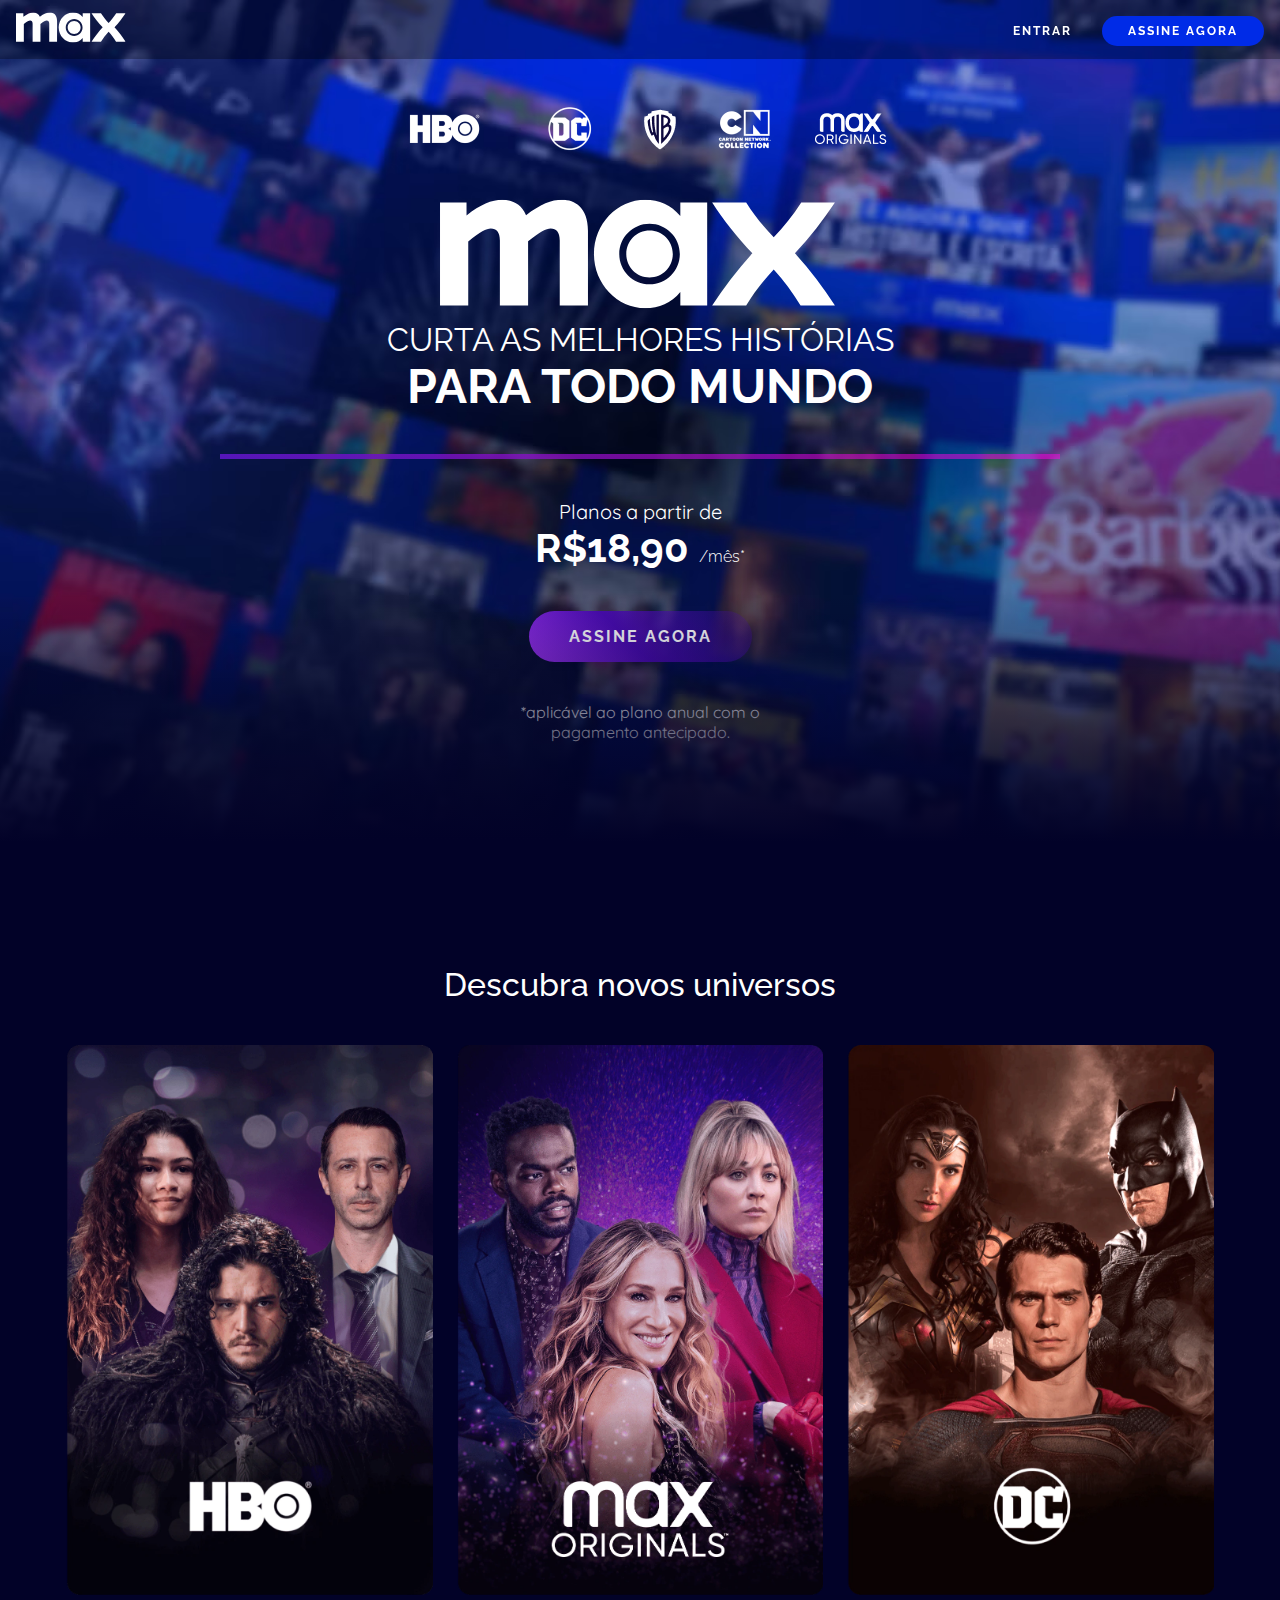
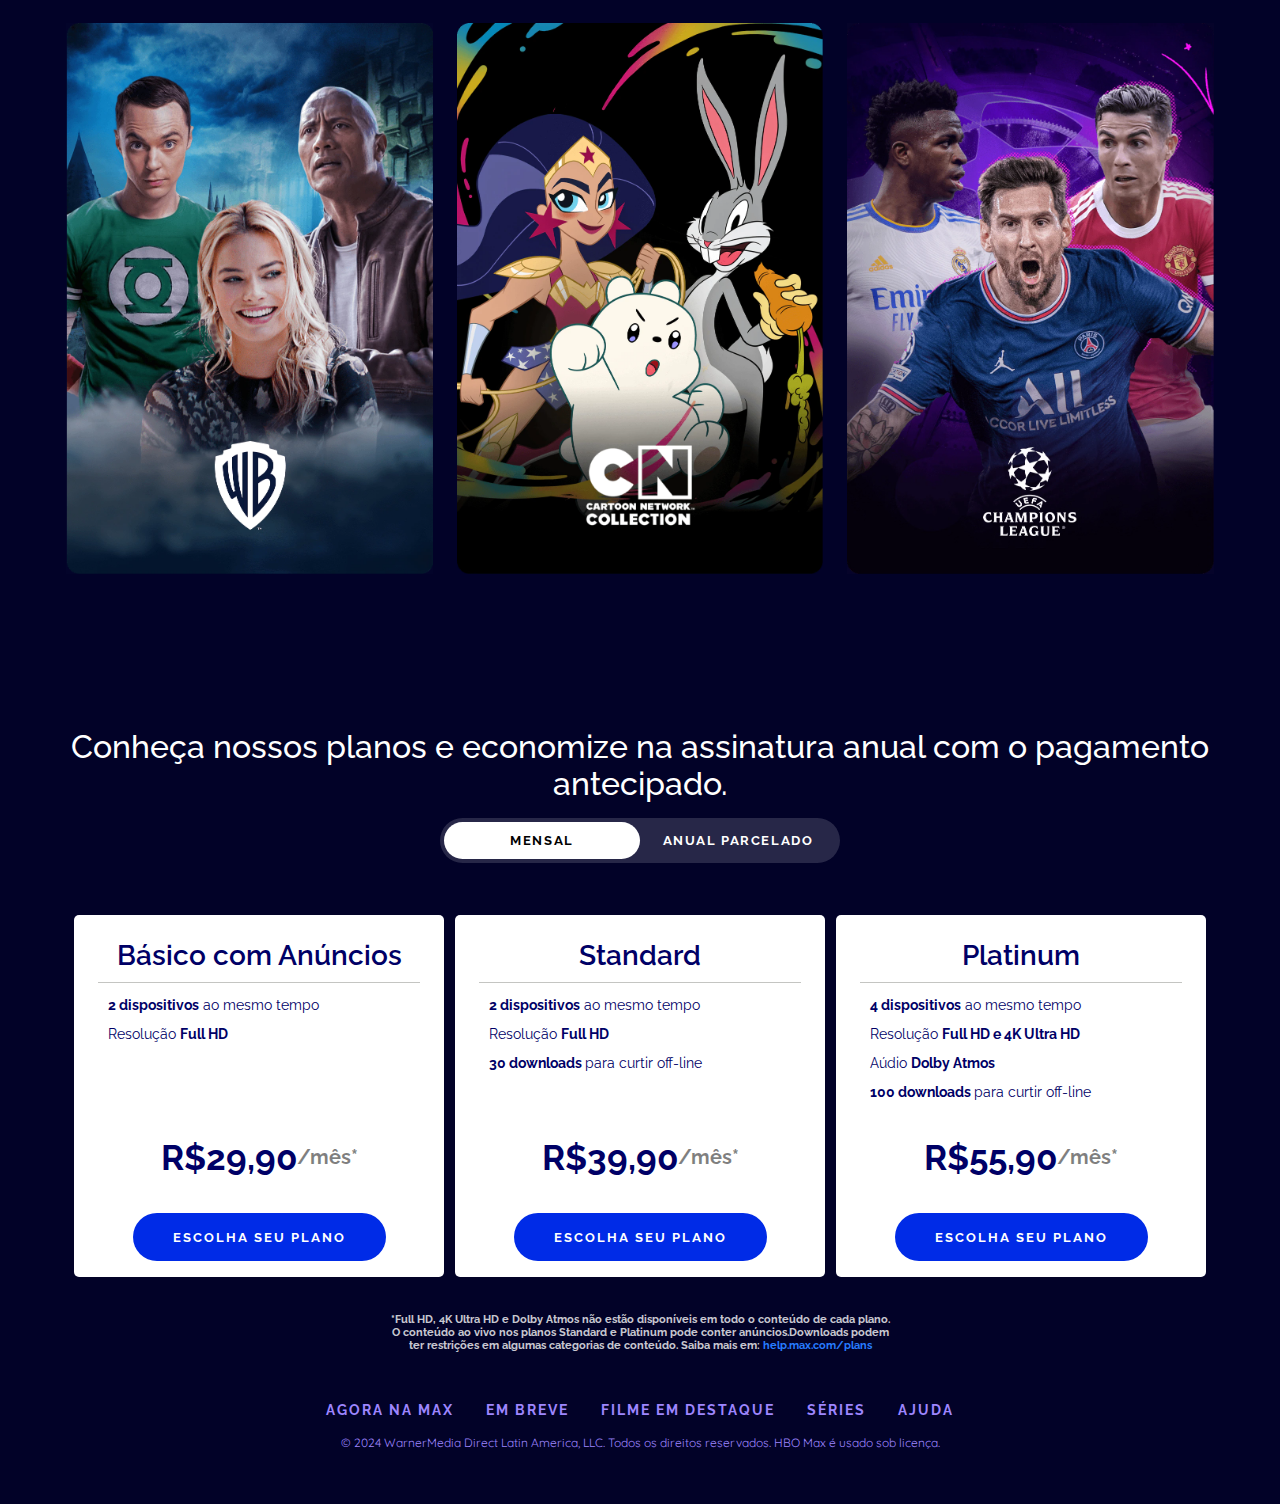
<file: index.html>
<!DOCTYPE html>
<html lang="en">

<head>
    <meta charset="UTF-8">
    <meta name="viewport" content="width=device-width, initial-scale=1.0">
    <title>MAX | Jackson Silva Dev | DIO.me</title>
    <link rel="stylesheet" href="assets/css/style.css">
    <link rel="stylesheet" href="https://unicons.iconscout.com/release/v4.0.8/css/line.css">
</head>

<body>

    <nav class="menu">
        <a href="index.html" class="menu__logo">
            <img class="menu__logo-img" src="assets/img/max-h-w-l.svg" alt="">
        </a>

        <div>
            <a href="signin.html" class="menu__item menu__item--button enter--btn">Entrar</a>
            <a href="#subscription" class="menu__item menu__item--button button">Assine Agora</a>
        </div>
    </nav>

    <header class="header">
        <div class="header__content">
            <div class="header__channels">
                <img class="header__channel" src="assets/img/hbo.png" alt="HBO">
                <img class="header__channel" src="assets/img/dc.png" alt="DC">
                <img class="header__channel" src="assets/img/wb.png" alt="WARNER BROS">
                <img class="header__channel" src="assets/img/cartoon-network_neutral.png" alt="CARTOON NETWORK">
                <img class="header__channel" src="assets/img/max_originals.png" alt="MAX ORIGINALS">
            </div>

            <h1 class="header__title">
                <img src="assets/img/max-h-w-l.svg" alt=""><br>
                <span class="header__title--light">Curta as melhores histórias</span>
                Para todo mundo
            </h1>

            <div class="divider"></div>

            <div class="offer">
                <p>Planos a partir de</p>
                <p class="offer__price">
                    R$18,90
                    <span class="offer__price--small">/mês*</span>
                </p>
            </div>

            <a href="#subscription" class="button button--gradient header__button"> Assine agora</a>

            <p class="text--small">
                *aplicável ao plano anual com o pagamento antecipado.
            </p>
        </div>
    </header>

    <main>
        <section id="contents" class="contents container">
            <h2 class="title">Descubra novos universos</h2>
            <div class="contents__container">
                <div class="contents__card">
                    <img class="contents__img" src="assets/img/hbo-default_0.webp" alt="">
                </div>
                <div class="contents__card">
                    <img class="contents__img" src="assets/img/MAX-Default.webp" alt="">
                </div>
                <div class="contents__card">
                    <img class="contents__img" src="assets/img/DC_Default.webp" alt="">
                </div>
                <div class="contents__card">
                    <img class="contents__img" src="assets/img/WB-Default.webp" alt="">
                </div>
                <div class="contents__card">
                    <img class="contents__img" src="assets/img/CN-Default.webp" alt="">
                </div>
                <div class="contents__card">
                    <img class="contents__img" src="assets/img/UCL-Default.webp" alt="">
                </div>
            </div>
        </section>

        <section id="subscription" class="subscription">
            <div class="container">
                <h2 class="title">Conheça nossos planos e economize na assinatura anual com o pagamento antecipado.</h2>
                <div class="subscription__plans">
                    <div class="tab-container">
                        <div class="tab-buttons">
                            <button class="tab-button active button" onclick="openTab(event, 'tab1')">MENSAL</button>
                            <button class="tab-button button" onclick="openTab(event, 'tab2')">ANUAL PARCELADO</button>
                        </div>
                        <div id="tab1" class="tab-content active">
                            <div class="cards">

                                <div class="card">
                                    <div class="card__text">
                                        <h3>Básico com Anúncios</h3>
                                        <div class="hr"></div>
                                        <ul>
                                            <li><i class="uil uil-check"></i><b>2 dispositivos</b> ao mesmo tempo</li>
                                            <li><i class="uil uil-desktop"></i>Resolução <b>Full HD</b></li>
                                        </ul>
                                    </div>
                                    <h1 class="card__price">R$29,90
                                        <span class="card__price--small">/mês*</span>
                                    </h1>
                                    <button class="button price__item--button">Escolha seu plano</button>
                                </div>

                                <div class="card">
                                    <div class="card__text">
                                        <h3>Standard</h3>
                                        <div class="hr"></div>
                                        <ul>
                                            <li><i class="uil uil-check"></i><b>2 dispositivos</b> ao mesmo tempo</li>
                                            <li><i class="uil uil-desktop"></i>Resolução <b>Full HD</b></li>
                                            <li><i class="uil uil-import"></i><b>30 downloads </b>para curtir off-line
                                            </li>
                                        </ul>
                                    </div>
                                    <h1 class="card__price">R$39,90
                                        <span class="card__price--small">/mês*</span>
                                    </h1>
                                    <button class="button price__item--button">Escolha seu plano</button>
                                </div>

                                <div class="card">
                                    <div class="card__text">
                                        <h3>Platinum</h3>
                                        <div class="hr"></div>
                                        <ul>
                                            <li><i class="uil uil-check"></i><b>4 dispositivos</b> ao mesmo tempo</li>
                                            <li><i class="uil uil-desktop"></i>Resolução <b>Full HD e 4K Ultra HD</b>
                                            </li>
                                            <li><i class="uil uil-headphones-alt"></i>Aúdio <b>Dolby Atmos</b></li>
                                            <li><i class="uil uil-import"></i><b>100 downloads </b>para curtir off-line
                                            </li>
                                        </ul>
                                    </div>
                                    <h1 class="card__price">R$55,90
                                        <span class="card__price--small">/mês*</span>
                                    </h1>
                                    <button class="button price__item--button">Escolha seu plano</button>
                                </div>

                            </div>
                        </div>
                        <div id="tab2" class="tab-content">
                            <div class="cards">

                                <div class="card">
                                    <div class="card__text">
                                        <h3>Básico com Anúncios</h3>
                                        <div class="hr"></div>
                                        <ul>
                                            <li><i class="uil uil-check"></i><b>2 dispositivos</b> ao mesmo tempo</li>
                                            <li><i class="uil uil-desktop"></i>Resolução <b>Full HD</b></li>
                                        </ul>
                                    </div>
                                    <h1 class="card__price">12x R$18,90
                                        <span class="card__price--small">/mês*</span>
                                        <span class="card__price--small--descont">Preço total anual R$226,80</span>
                                    </h1>
                                    <button class="button price__item--button">Escolha seu plano</button>
                                </div>

                                <div class="card">
                                    <div class="card__text">
                                        <h3>Standard</h3>
                                        <div class="hr"></div>
                                        <ul>
                                            <li><i class="uil uil-check"></i><b>2 dispositivos</b> ao mesmo tempo</li>
                                            <li><i class="uil uil-desktop"></i>Resolução <b>Full HD</b></li>
                                            <li><i class="uil uil-import"></i><b>30 downloads </b>para curtir off-line
                                            </li>
                                        </ul>
                                    </div>
                                    <h1 class="card__price">12x R$29,90
                                        <span class="card__price--small">/mês*</span>
                                        <span class="card__price--small--descont">Preço total anual R$358,80</span>
                                    </h1>
                                    <button class="button price__item--button">Escolha seu plano</button>
                                </div>

                                <div class="card">
                                    <div class="card__text">
                                        <h3>Platinum</h3>
                                        <div class="hr"></div>
                                        <ul>
                                            <li><i class="uil uil-check"></i><b>4 dispositivos</b> ao mesmo tempo</li>
                                            <li><i class="uil uil-desktop"></i>Resolução <b>Full HD e 4K Ultra HD</b>
                                            </li>
                                            <li><i class="uil uil-headphones-alt"></i>Aúdio <b>Dolby Atmos</b></li>
                                            <li><i class="uil uil-import"></i><b>100 downloads </b>para curtir off-line
                                            </li>
                                        </ul>
                                    </div>
                                    <h1 class="card__price">12x R$39,90
                                        <span class="card__price--small">/mês*</span>
                                        <span class="card__price--small--descont">Preço total anual R$478,80</span>
                                    </h1>
                                    <button class="button price__item--button">Escolha seu plano</button>
                                </div>

                            </div>
                        </div>
                    </div>
                    <h3 class="description__plans">
                        *Full HD, 4K Ultra HD e Dolby Atmos não estão disponíveis em todo o conteúdo de cada plano. O
                        conteúdo ao vivo nos planos Standard e Platinum pode conter anúncios.Downloads podem ter
                        restrições em algumas categorias de conteúdo. Saiba mais em: <a
                            href="https://help.max.com/BR/Answer/Detail/000002547">help.max.com/plans</a>
                    </h3>
                </div>

            </div>
        </section>
    </main>

    <footer class="footer container">
        <div>
            <a class="footer__link" href="https://www.max.com/br/pt/sitemap">Agora na max</a>
            <a class="footer__link" href="https://www.max.com/br/pt/coming-soon">Em breve</a>
            <a class="footer__link" href="https://www.max.com/br/pt/feature">Filme em destaque</a>
            <a class="footer__link" href="https://www.max.com/br/pt/series">Séries</a>
            <a class="footer__link" href="https://www.max.com/br">Ajuda</a>
        </div>
        <p class="text--small footer__legal">
            © 2024 WarnerMedia Direct Latin America, LLC. Todos os direitos reservados. HBO Max é usado sob licença.
        </p>
        <div class="footer__social">
            <a href="#" class="footer__social-link">
                <i class="uil uil-facebook-f"></i>
            </a>
            <a href="#" class="footer__social-link">
                <i class="uil uil-instagram"></i>
            </a>
            <a href="#" class="footer__social-link">
                <i class="uil uil-youtube"></i>
            </a>
            <a href="#" class="footer__social-link">
                <i class="uil uil-twitter-alt"></i>
            </a>
        </div>
    </footer>

    <script src="/assets/js/script.js"></script>
</body>

</html>
</file>
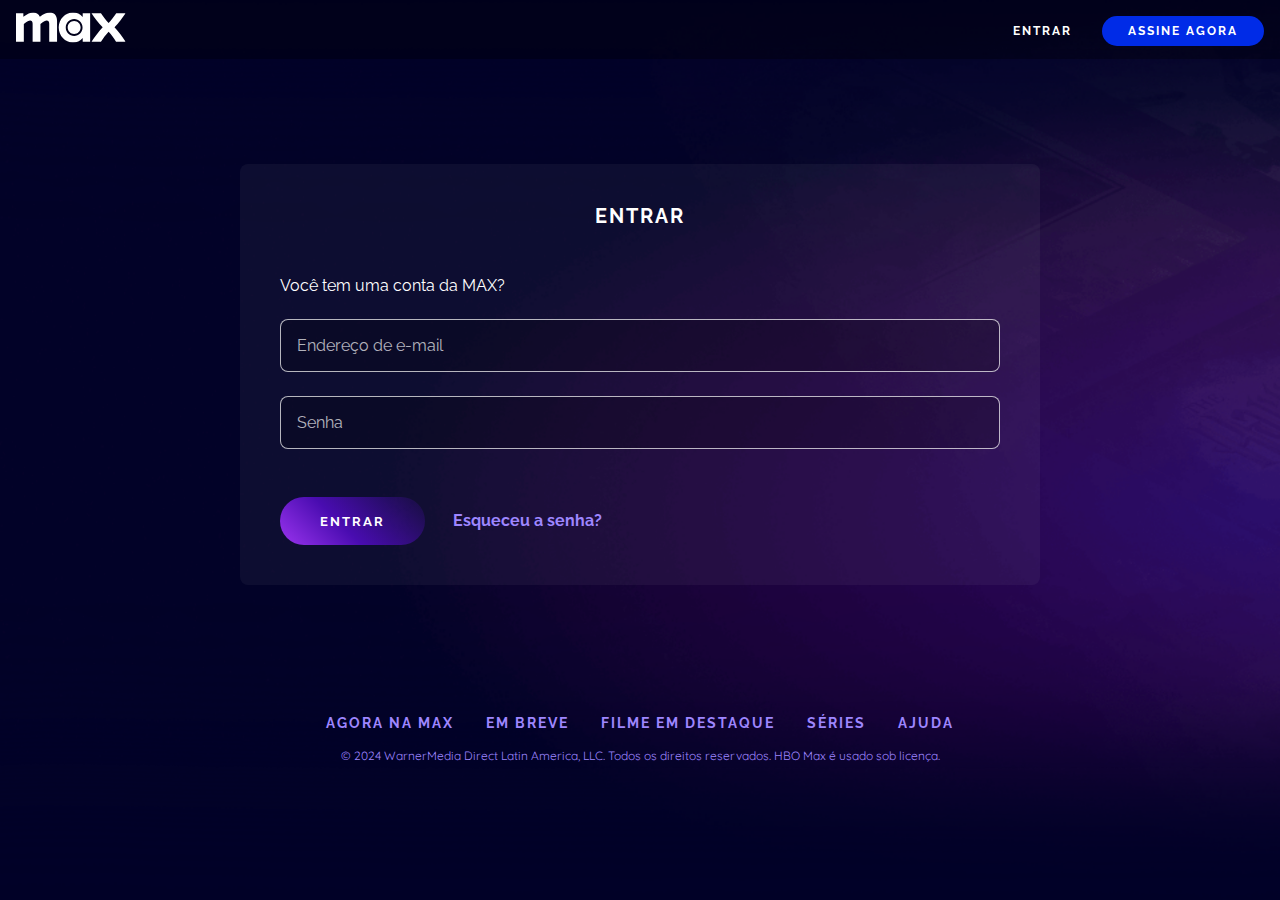
<file: signin.html>
<!DOCTYPE html>
<html lang="en">

<head>
    <meta charset="UTF-8">
    <meta name="viewport" content="width=device-width, initial-scale=1.0">
    <title>Entrar | Jackson Silva Dev | DIO.me</title>
    <link rel="stylesheet" href="assets/css/signIn.css">
    <link rel="stylesheet" href="https://unicons.iconscout.com/release/v4.0.8/css/line.css">
</head>

<body>

    <nav class="menu">
        <a href="index.html" class="menu__logo">
            <img class="menu__logo-img" src="assets/img/max-h-w-l.svg" alt="">
        </a>

        <div>
            <a href="" class="menu__item menu__item--button enter--btn">Entrar</a>
            <a href="#subscription" class="menu__item menu__item--button button">Assine Agora</a>
        </div>
    </nav>

    <main class="content">
        <form class="login container">
            <h1 class="login__title">Entrar</h1>
            <label for="" class="login__label">Você tem uma conta da MAX?</label>
            <input type="email" name="email" id="email" placeholder="Endereço de e-mail" class="login__field">
            <input type="password" name="password" id="password" placeholder="Senha" minlength="8" class="login__field">

            <div class="login__actions">
                <button type="submit" class="button button--gradient">Entrar</button>
                <a href="#" class="login__link">Esqueceu a senha?</a>
            </div>
        </form>
    </main>


    <footer class="footer container">
        <div>
            <a class="footer__link" href="https://www.max.com/br/pt/sitemap">Agora na max</a>
            <a class="footer__link" href="https://www.max.com/br/pt/coming-soon">Em breve</a>
            <a class="footer__link" href="https://www.max.com/br/pt/feature">Filme em destaque</a>
            <a class="footer__link" href="https://www.max.com/br/pt/series">Séries</a>
            <a class="footer__link" href="https://www.max.com/br">Ajuda</a>
        </div>
        <p class="text--small footer__legal">
            © 2024 WarnerMedia Direct Latin America, LLC. Todos os direitos reservados. HBO Max é usado sob licença.
        </p>
        <div class="footer__social">
            <a href="#" class="footer__social-link">
                <i class="uil uil-facebook-f"></i>
            </a>
            <a href="#" class="footer__social-link">
                <i class="uil uil-instagram"></i>
            </a>
            <a href="#" class="footer__social-link">
                <i class="uil uil-youtube"></i>
            </a>
            <a href="#" class="footer__social-link">
                <i class="uil uil-twitter-alt"></i>
            </a>
        </div>
    </footer>

    <script src="/assets/js/script.js"></script>
</body>

</html>
</file>
<file: assets/css/style.css>
@import url("/assets/css/global.css");

.menu {
    width: 100%;
    padding: 12px 16px;
    position: fixed;
    top: 0;
    display: flex;
    justify-content: space-between;
    align-items: center;
    background: var(--nav-bg-color);
    z-index: 1;
}

.menu__logo {
    max-width: 160px;
}

.menu__logo-img {
    width: 100%;
}

.menu__item {
    font-weight: 700;
    font-size: 0.75rem;
    color: var(--text-color);
    text-decoration: none;
    text-transform: uppercase;
    letter-spacing: 2px;
}

.menu__item--button {
    padding: 8px 26px !important;
    transition: background 1s, color 1s;
}

.enter--btn {
    background-color: transparent;
    border-radius: 500px;
    border: none;
    cursor: pointer;
}

.button {
    padding: 16px 40px;
    background-color: var(--tertiary-color);
    border-radius: 500px;
    font-weight: 700;
    color: var(--text-color);
    text-transform: uppercase;
    border: none;
    letter-spacing: 2px;
    cursor: pointer;
    text-decoration: none;
}

.menu__item--button:hover {
    background-color: var(--btn-link-bg-color);
    color: var(--btn-link-color);
}

.price__item--button:hover {
    background-color: var(--fourth-color);
}

.header {
    position: relative;
    /* margin-top: 60px; */
    padding: 100px 0;
    background-image: url(/assets/img/dsk_bpo_0.avif);
    background-size: cover;
    background-position: center;
    /* background: linear-gradient(-45deg, #56125b, #0f0f10, #271e6e);
    background-size: 400% 400%;
    animation: gradient 10s ease infinite alternate; */
}

.header::before {
    content: "";
    width: 100%;
    height: 250px;
    position: absolute;
    bottom: 0;
    background: linear-gradient(0deg, var(--primary-color), transparent);
}

.header__content {
    margin: auto;
    display: flex;
    flex-direction: column;
    align-items: center;
    gap: 40px;
    padding: 0 40px;
}

.header__title img {
    width: 400px;
}

.header__title {
    text-transform: uppercase;
    text-align: center;
    font-size: 3rem;
}

.header__title--light {
    display: block;
    font-weight: lighter;
    font-size: 2rem;
}

.header__channels {
    display: flex;
    flex-wrap: wrap;
    justify-content: center;
    gap: 24px;
}

.header__channel {
    object-fit: contain;
}

.divider {
    width: 70%;
    max-width: 70%;
    height: 5px;
    background: var(--divider-bg-color);
}

.offer {
    text-align: center;
    font-size: 1.25rem;
}

.offer__price {
    font-family: "Raleway", sans-serif;
    font-size: 2.5rem;
    font-weight: bold;
}

.offer__price--small {
    font-size: 1rem;
    font-weight: 300;

}

.button.button--gradient {
    background: var(--btn-bg-color-gradient);
    outline: 3px solid transparent;
    transition: background 1s, outline 1s, transform 1s;
    background-size: 250%;
}

.button.button--gradient:hover {
    background: transparent;
    background-position: 100%;
    outline: 2px solid var(--secondary-color);
    transform: scale(1.05);
}

.header__button {
    animation: wiggle 2.2s linear infinite;
}

.header .text--small {
    max-width: 300px;
    text-align: center;
}

.subscription__plans {
    display: flex;
    flex-direction: column;
    justify-content: center;
    align-items: center;
}

.tab-container {
    border-radius: 5px;
    overflow: hidden;
}

.tab-buttons {
    display: flex;
    justify-content: center;
    align-items: center;
    margin: 1rem auto;
    padding: 0.25rem;
    border-radius: 100px;
    background-color: rgba(255, 255, 255, .15);
    width: 400px;
}

.tab-button {
    width: 200px;
    display: flex;
    align-items: center;
    justify-content: center;
    margin: 0;
    padding: 0.75rem;
    border-radius: 100px;
    font-weight: bold;
    line-height: 1;
    text-transform: uppercase;
    cursor: pointer;
    letter-spacing: .1rem;
    transition: all 0.15s ease-in;
    background-color: transparent;
}

.tab-button:hover {
    background-color: rgba(255, 255, 255, .15);
    transition: all 0.15s ease-in;
}

.tab-button.active {
    background-color: #ffffff;
    color: #000;
}

.tab-content {
    display: none;
    padding: 20px;
}

.tab-content.active {
    display: block;
}

.cards {
    display: flex;
    justify-content: center;
    align-items: center;
    gap: 11px;
}

.card {
    background-color: #fff;
    border-radius: 5px;
    color: #000066;
    max-width: 400px;
    width: 370px;
    height: 362px;
    padding: 1rem 1.5rem;
    margin: 16px 0;
    display: flex;
    flex-direction: column;
    justify-content: space-between;
    transition: transform 0.2s ease-in-out;
}

.card:hover {
    transform: scale(1.03);
}

.cards:hover> :not(:hover) {
    opacity: .4;
    transform: scale(0.9);
}

.hr {
    margin-top: 0;
    padding-bottom: 10px;
    border-bottom: 1px solid #c4c5c2;
    color: #00f0ff;
}

.card__text h3 {
    font-size: 28px;
    font-weight: 600;
    margin: 8px 0 0 0;
}

.card__text ul {
    margin-top: 10px;
    list-style-type: none;
    font-size: .875rem;
    height: 108px;
}

.card__text ul li {
    margin-bottom: 0.5rem;
    text-align: left;
}

.card__text ul li i {
    font-size: 18px;
    margin-right: 10px;
}

.card__price {
    display: flex;
    flex-direction: row;
    flex-wrap: wrap;
    justify-content: center;
    align-items: center;
    font-size: 35px;
    font-weight: bold;
}

.card__price--small {
    font-size: 20px;
    font-weight: 700;
    color: rgb(0 0 0 / 50%);
}

.card__price--small--descont {
    font-size: 14px;
    font-weight: 600;
    color: #000066;
}

.card button {
    display: flex;
    justify-content: center;
    align-items: center;
    margin: 0 auto;
}

.title {
    font-size: 2rem;
    font-weight: 500;
}

.container {
    max-width: 1200px;
    margin: auto;
    padding: 24px;
    text-align: center;
}

.description__plans {
    font-size: 11px;
    color: #ffffffcc;
    width: 500px;
}

.contents {
    margin: 100px auto;
}

.contents__container {
    margin-top: 40px;
    display: grid;
    grid-template-columns: repeat(3, 1fr);
    gap: 20px;
}

.contents__card:nth-child(1):hover {
    background-image: url(/assets/img/hbo-hover_0.webp);
}

.contents__card:nth-child(2):hover {
    background-image: url(/assets/img/MAX-Hover.webp);
}

.contents__card:nth-child(3):hover {
    background-image: url(/assets/img/DC-Hover.webp);
}

.contents__card:nth-child(4):hover {
    background-image: url(/assets/img/WB-Hover.webp);
}

.contents__card:nth-child(5):hover {
    background-image: url(/assets/img/CN-Hover.png);
}

.contents__card:nth-child(6):hover {
    background-image: url(/assets/img/UCL-Hover.webp);
}

.contents__card:hover {
    transform: scale(1.05);
    border: 2px solid var(--tertiary-color);
}

.contents__card:hover .contents__img {
    opacity: 0;
}

.contents__card {
    border-radius: 16px;
    background-repeat: no-repeat;
    background-size: cover;
    background-position: center;
    border: 2px solid transparent;
    transition: transform 0.8s, background 0.8s, border 1s;
}

.contents__img {
    width: 100%;
    object-fit: cover;
    object-position: center;
    transition: opacity 2s;
}

.footer__link {
    font-family: "Raleway", sans-serif;
    font-weight: bold;
    color: var(--link-color);
    text-transform: uppercase;
    text-decoration: none;
    margin: 0 14px;
    letter-spacing: 2px;
    transition: color 0.5s;
    font-size: 0.875rem;
}

.footer__link:hover {
    color: var(--text-color);
}

.footer__legal {
    font-size: 0.75rem;
    margin: 16px 0;
    color: var(--link-color);
}

.footer__social {
    display: flex;
    align-items: center;
    justify-content: center;
    gap: 40px;
    margin-top: 30px;
}

.footer__social i {
    font-size: 25px;
    color: var(--text-color);
}

.footer__social a:hover {
    transform: scale(1.5);
}

/* Animation */

@keyframes gradient {
    0% {
        background-position: 0% 50%;
    }

    50% {
        background-position: 100% 50%;
    }

    100% {
        background-position: 0% 50%;
    }
}

@keyframes wiggle {

    0%,
    10% {
        transform: rotate(0);
    }

    15% {
        transform: rotate(-15deg);
    }

    20% {
        transform: rotate(10deg);
    }

    25% {
        transform: rotate(-10deg);
    }

    30% {
        transform: rotate(10deg);
    }

    35% {
        transform: rotate(-10deg);
    }

    40%,
    100% {
        transform: rotate(0);
    }
}

/* Media Queries */

@media screen and (max-width: 480px) {
    section {
        scroll-margin-top: 120px;
    }

    .menu {
        padding: 32px 24px;
        flex-direction: column;
        gap: 24px;
    }

    .menu__logo {
        max-width: 100px;
    }

    .menu__item--button {
        margin: 0;
    }

    .header {
        margin-top: 140px !important;
    }

    .header__title img {
        width: 200px;
    }

    .contents__container {
        display: flex;
        flex-direction: column;
        justify-content: center;
        align-items: center;
        margin: 0 auto;
    }

    .contents__card {
        width: 350px;
    }

    .cards {
        flex-direction: column;
    }

    .card {
        margin: 0;
    }

    .description__plans {
        width: 100%;
    }

    .footer__link {
        display: block;
        margin-bottom: 16px;
    }
}
</file>
<file: assets/css/signIn.css>
@import url("global.css");
@import url("style.css");

body {
    background-image: url(/assets/img/background-movies-series.png);
    background-size: cover;
    height: 100vh;
}

.menu {
    position: relative;
}

.content {
    display: flex;
    justify-content: center;
    align-items: center;
    font-family: "Quicksand", cursive;
    width: 100%;
    height: 70%;
    padding: 24px;
}

.login {
    width: 100%;
    max-width: 800px;
    background-color: var(--form-bg-color);
    border-radius: 8px;
    display: flex;
    flex-direction: column;
    gap: 24px;
    padding: 40px;
}

.login__title {
    letter-spacing: 2px;
    text-transform: uppercase;
    font-size: 1.25rem;
    margin-bottom: 24px;
}

.login__label {
    text-align: left;
}

.login__field {
    background: var(--form-field-bg-color);
    border: var(--form-field-border);
    border-radius: 8px;
    color: var(--text-color);
    padding: 16px;
    font-size: 1rem;
}

.login__field::placeholder {
    color: var(--form-field-placeholder);
}

.login__field:invalid {
    border-color: var(--form-field-error);
}

.login__actions {
    margin-top: 24px;
    text-align: left;
}

.login__link {
    color: var(--link-color);
    text-decoration: none;
    margin-left: 24px;
    font-weight: bold;
}

/* Media Queries */

@media screen and (max-width: 480px) {
    body {
      height: auto;
    }
  
    .login__actions .button {
      display: block;
      margin-bottom: 24px;
    }
  
    .login__link {
      margin: 0;
    }
  }
</file>
